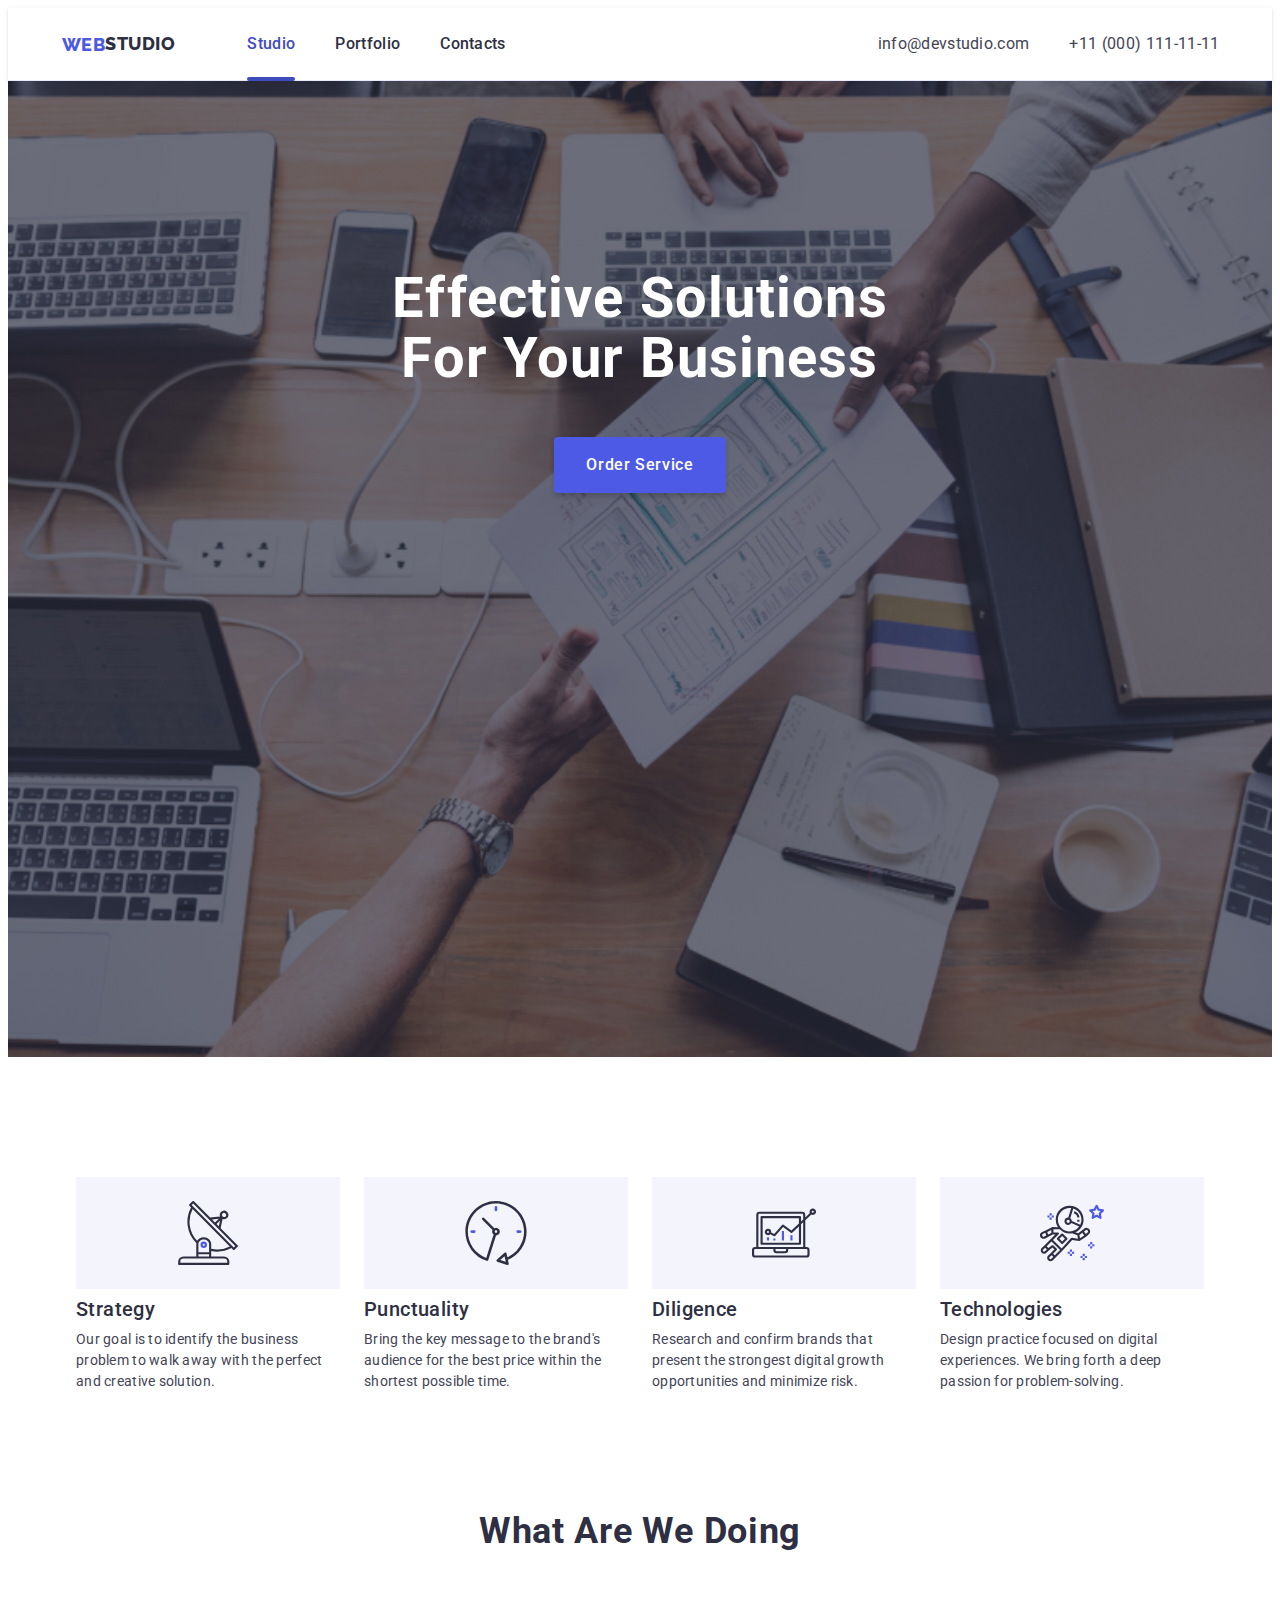
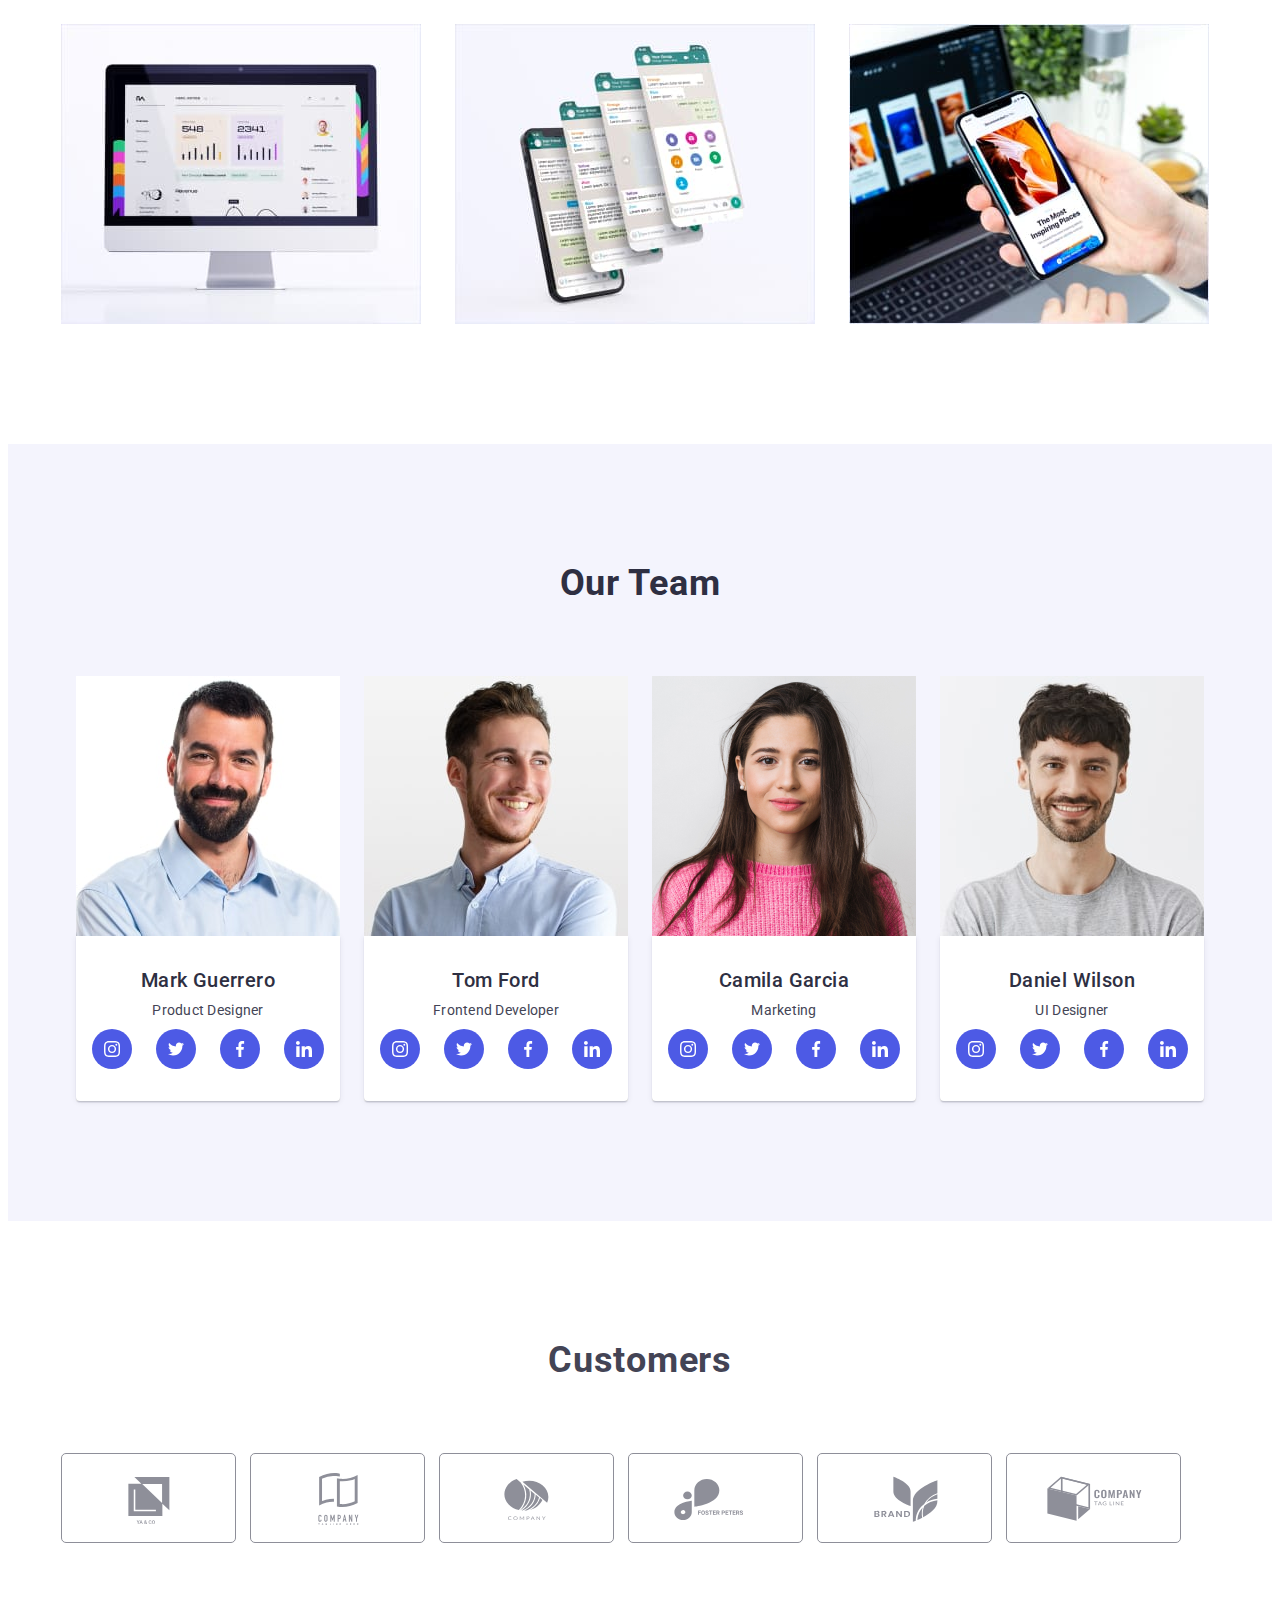
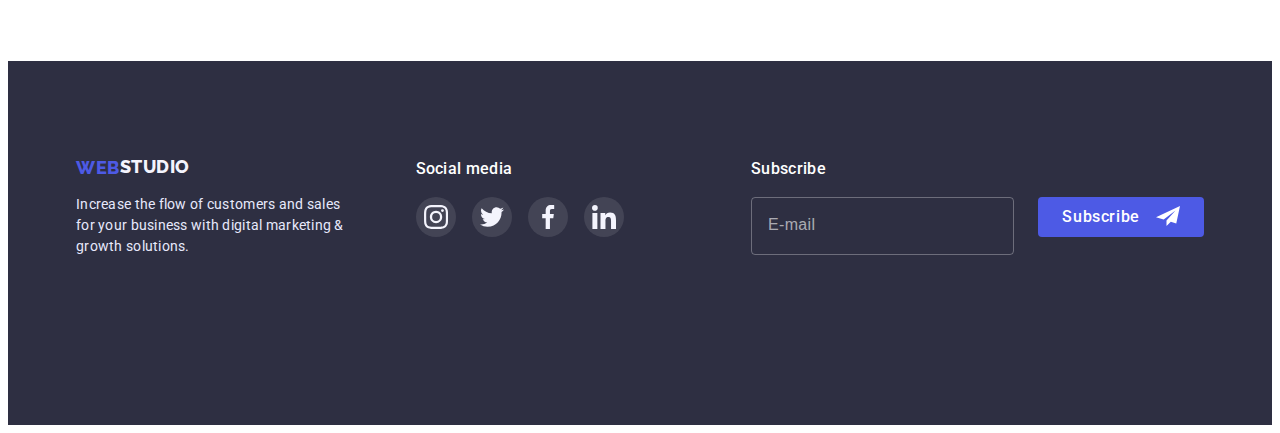
<file: index.html>
<!DOCTYPE html>
<html lang="en">
<head>
    <meta charset="UTF-8">
    <meta http-equiv="X-UA-Compatible" content="IE=edge">
    <meta name="viewport" content="width=device-width, initial-scale=1.0">
    <title>Document</title>
    <link rel="preconnect" href="https://fonts.googleapis.com">
    <link rel="preconnect" href="https://fonts.gstatic.com" crossorigin>
    <link href="https://fonts.googleapis.com/css2?family=Raleway:wght@800&family=Roboto:wght@400;500;700;900&display=swap" rel="stylesheet">
    <link rel="stylesheet" href="https://cdnjs.cloudflare.com/ajax/libs/modern-normalize/1.1.0/modern-normalize.min.css" integrity="sha512-wpPYUAdjBVSE4KJnH1VR1HeZfpl1ub8YT/NKx4PuQ5NmX2tKuGu6U/JRp5y+Y8XG2tV+wKQpNHVUX03MfMFn9Q==" crossorigin="anonymous" referrerpolicy="no-referrer" />
    <link rel="stylesheet" href="./css/styles.css">
</head>
<body>
    <header class="header ">
        <div class="container header-container">
            <nav class="header-navigation">
                <a href="./index.html" class="logotype link logo"> Web <span class="studio">Studio</span></a>
                <ul class="menu-header-list list">
                    <li class="menu-header-item"> <a href="./index.html" class="menu-header-link link current">Studio</a></li>
                    <li class="menu-header-item"> <a href="./portfolio.html" class="menu-header-link link">Portfolio</a></li>
                    <li class="menu-header-item"> <a href="" class="menu-header-link link">Contacts</a></li>
                </ul>
            </nav>
            <!-- Address -->
                <address class="contact">
                        <ul class="header-menu list">
                            <li class="contacts">
                                <a href="mailto:info@devstudio.com" class="contact-email link">info@devstudio.com</a>
                            </li>
                            <li class="contacts">
                                <a href="tel:+110001111111" class="contact-pfone link">+11 (000) 111-11-11</a>
                            </li>
                        </ul>
                </address>
            <button type="button" class="modal-button" data-menu-open>
                <svg class="svg-modal" width="32" height="22">
                    <use href="./images/icons.svg#icon-hamburger"></use>
                </svg>
            </button>
        </div>
        <div class="mobal-menu is-hidden" data-menu>
            <div class="container container-mob">
                <div>
                    <button type="button" class="modal-but-menu" data-menu-close>
                        <svg class="svg-modal" width="8" height="8">
                            <use href="./images/icons.svg#icon-close-black-18dp"></use>
                        </svg>
                    </button>
                    <nav>
                        <ul class="mobil-header-list list">
                            <li class="mobil-header-item link"> <a href="./index.html" class="mobil-header-link link ">Studio</a></li>
                            <li class="mobil-header-item link"> <a href="./portfolio.html" class="mobil-header-link link">Portfolio</a></li>
                            <li class="mobil-header-item link"> <a href="" class="mobil-header-link cont-style link">Contacts</a></li>
                        </ul>
                    </nav>
                </div>
                <div>
                    <ul class="mob-header-menu list">
                        <li class="mob-contacts">
                            <a href="tel:+110001111111" class="mob-contact-pfone link">+11 (000) 111-11-11</a>
                        </li>
                        <li class="mob-contacts">
                            <a href="mailto:info@devstudio.com" class="mob-contact-email link">info@devstudio.com</a>
                        </li>
                    </ul>
                    <ul class="mob-soc-list list">
                        <li class="mob-soc-item link"><a class="mob-soc-link" href="">
                            <svg class="mob-soc-icon" width="24" height="24">
                                <use href="./images/icons.svg#icon-instagram"></use>
                            </svg>
                        </a>
                        </li>
                        <li class="mob-soc-item link"><a class="mob-soc-link" href="">
                            <svg class="mob-soc-icon" width="24" height="24">
                                <use href="./images/icons.svg#icon-twitter"></use>
                            </svg>
                        </a>
                        </li>
                        <li class="mob-soc-item link"><a class="mob-soc-link" href="">
                            <svg class="mob-soc-icon" width="24" height="24">
                                <use href="./images/icons.svg#icon-facebook"></use>
                            </svg>
                        </a>
                        </li>
                        <li class="mob-soc-item link"><a class="mob-soc-link" href="">
                            <svg class="mob-soc-icon" width="24" height="24">
                                <use href="./images/icons.svg#icon-linkedin"></use>
                            </svg>
                        </a>
                        </li>
                    </ul>
                </div>
            </div >
        </div>
        
    </header>
    <main>
        <section class="hero">
            <div class="hero-containet container">
                <h1 class="hero-title">Effective Solutions for Your Business</h1>
                <button class="type-button btn-body" data-modal-open type="button" >Order Service</button>
            </div>
        </section>
        <section class="section-feature">
            <div class="container">
                <h2 class="visually-hidden">Our Features</h2>
                <ul class="feature-list list">
                    <li class="feature-item">
                        <p class="feature-icon">
                            <svg width="64" height="64">
                                <use href="./images/icons.svg#icon-antenna"></use>
                            </svg>
                        </p>
                        <h3 class="feature-subtitle title">Strategy</h3>
                        <p class="feature-text text">Our goal is to identify the business
                            problem to walk away with the perfect and creative solution. </p>
                    </li>
                    <li class="feature-item">
                        <p class="feature-icon"><svg width="64" height="64">
                            <use href="./images/icons.svg#icon-clock"></use>
                        </svg></p>
                        <h3 class="feature-subtitle">Punctuality</h3>
                        <p class="feature-text text">Bring the key message to the brand's audience for the best price within the shortest possible time.</p>
                    </li>
                    <li class="feature-item">
                        <p class="feature-icon"><svg width="64" height="64">
                            <use href="./images/icons.svg#icon-diagram"></use>
                        </svg></p>
                        <h3 class="feature-subtitle">Diligence</h3>
                        <p class="feature-text text">Research and confirm brands that present the strongest digital growth opportunities and minimize risk.</p>
                    </li>
                    <li class="feature-item">
                        <p class="feature-icon"><svg width="64" height="64">
                            <use href="./images/icons.svg#icon-astronaut"></use>
                        </svg></p>
                        <h3 class="feature-subtitle">Technologies</h3>
                        <p class="feature-text text">Design practice focused on digital experiences. We bring forth a deep passion for problem-solving.</p>
                    </li>
                </ul>
            </div>
        </section>
        <section class="section-pic">
            <div class="container">
                <h2 class="pic-suptitle">What are we doing</h2>
                <ul class="pic-list list">
                    <li class="pic-item"><img src="./images/img.jpg" alt="img" width="360" height="300"></li>
                    <li class="pic-item"><img src="./images/img1.jpg" alt="img(1)" width="360" height="300"></li>
                    <li class="pic-item"><img src="./images/img2.jpg" alt="img(2)" width="360" height="300"></li>
                </ul>
            </div>
        </section>
        <section class="section team">
            <div class="container">
                <h2 class="team-title">Our Team</h2>
                <ul class="team-list list">
                    <li class="team-item"> <img srcset="./images/team/mark-desktop-min.jpg 1x, ./images/team/mark-desktop@2x-min.jpg 2x" src="./images/team/mark-desktop-min.jpg"  alt="Team" width="264" height="260">
                        <div class="team-div">
                            <h3 class="team-subtitle title">Mark Guerrero</h3>
                            <p class="team-text text">Product Designer</p>
                            <ul class="team-soc-list list">
                                <li class="team-soc-item link"><a class="team-soc-link" href="">
                                    <svg class="soc-icon" width="16" height="16">
                                        <use href="./images/icons.svg#icon-instagram"></use>
                                    </svg>
                                </a>
                                </li>
                                <li class="team-soc-item link"><a class="team-soc-link" href="">
                                    <svg class="soc-icon" width="16" height="16">
                                        <use href="./images/icons.svg#icon-twitter"></use>
                                    </svg>
                                </a>
                                </li>
                                <li class="team-soc-item link"><a class="team-soc-link" href="">
                                    <svg class="soc-icon" width="16" height="16">
                                        <use href="./images/icons.svg#icon-facebook"></use>
                                    </svg>
                                </a>
                                </li>
                                <li class="team-soc-item link"><a class="team-soc-link" href="">
                                    <svg class="soc-icon" width="16" height="16">
                                        <use href="./images/icons.svg#icon-linkedin"></use>
                                    </svg>
                                </a>
                                </li>
                            </ul>
                        </div>
                    </li>
                    <li class="team-item"> <img srcset="./images/team/tom-desktop-min.jpg 1x, ./images/team/tom-desktop@2x-min.jpg 2x" src="./images/team/tom-desktop-min.jpg" alt="Team" width="264" height="260">
                        <div class="team-div">
                        <h3 class="team-subtitle title">Tom Ford</h3>
                        <p class="team-text text">Frontend Developer</p>
                        <ul class="team-soc-list list">
                            <li class="team-soc-item link"><a class="team-soc-link" href="">
                                <svg  class="soc-icon" width="16" height="16">
                                    <use href="./images/icons.svg#icon-instagram"></use>
                                </svg>
                            </a>
                            </li>
                            <li class="team-soc-item link"><a class="team-soc-link" href="">
                                <svg  class="soc-icon" width="16" height="16">
                                    <use href="./images/icons.svg#icon-twitter"></use>
                                </svg>
                            </a>
                            </li>
                            <li class="team-soc-item link"><a class="team-soc-link" href="">
                                <svg  class="soc-icon" width="16" height="16">
                                    <use href="./images/icons.svg#icon-facebook"></use>
                                </svg>
                            </a>
                            </li>
                            <li class="team-soc-item link"><a class="team-soc-link" href="">
                                <svg  class="soc-icon" width="16" height="16">
                                    <use href="./images/icons.svg#icon-linkedin"></use>
                                </svg>
                            </a>
                            </li>
                        </ul>
                    </div>
                    </li>
                    <li class="team-item"> <img srcset="./images/team/camila-desktop.jpg 1x, ./images/team/camila-desktop@2x.jpg 2x" src="./images/team/camila-desktop.jpg" alt="Team" width="264" height="260">
                        <div class="team-div">
                        <h3 class="team-subtitle title">Camila Garcia</h3>
                        <p class="team-text text">Marketing</p>
                        <ul class="team-soc-list list">
                            <li class="team-soc-item link"><a class="team-soc-link" href="">
                                <svg class="soc-icon" width="16" height="16">
                                    <use href="./images/icons.svg#icon-instagram"></use>
                                </svg>
                            </a>
                            </li>
                            <li class="team-soc-item link"><a class="team-soc-link" href="">
                                <svg class="soc-icon" width="16" height="16">
                                    <use href="./images/icons.svg#icon-twitter"></use>
                                </svg>
                            </a>
                            </li>
                            <li class="team-soc-item link"><a class="team-soc-link" href="">
                                <svg class="soc-icon" width="16" height="16">
                                    <use href="./images/icons.svg#icon-facebook"></use>
                                </svg>
                            </a>
                            </li>
                            <li class="team-soc-item link"><a class="team-soc-link" href="">
                                <svg class="soc-icon" width="16" height="16">
                                    <use href="./images/icons.svg#icon-linkedin"></use>
                                </svg>
                            </a>
                            </li>
                        </ul>
                    </div>
                    </li>
                    <li class="team-item"> <img srcset="./images/team/daniel-desktop-min.jpg 1x, ./images/team/daniel-desktop.@2x-min.jpg 2x" src="./images/team/daniel-desktop-min.jpg" alt="Team" width="264" height="260">
                        <div class="team-div">
                        <h3 class="team-subtitle title">Daniel Wilson</h3>
                        <p class="team-text text">UI Designer</p>
                        <ul class="team-soc-list list">
                            <li class="team-soc-item link"><a class="team-soc-link" href="">
                                <svg class="soc-icon" width="16" height="16">
                                    <use href="./images/icons.svg#icon-instagram"></use>
                                </svg>
                            </a>
                            </li>
                            <li class="team-soc-item link"><a class="team-soc-link" href="">
                                <svg  class="soc-icon" width="16" height="16">
                                    <use href="./images/icons.svg#icon-twitter"></use>
                                </svg>
                            </a>
                            </li>
                            <li class="team-soc-item link"><a class="team-soc-link" href="">
                                <svg class="soc-icon"  width="16" height="16">
                                    <use href="./images/icons.svg#icon-facebook"></use>
                                </svg>
                            </a>
                            </li>
                            <li class="team-soc-item link"><a class="team-soc-link" href="">
                                <svg  class="soc-icon" width="16" height="16">
                                    <use href="./images/icons.svg#icon-linkedin"></use>
                                </svg>
                            </a>
                            </li>
                        </ul>
                    </div>
                    </li>
                </ul>
            </div>
        </section>

        <section class="сustomers">
            <div class="container">
                <div class="container-wrap">
                    <h2 class="customers-suptitle">Customers</h2>
                    <ul class="customers-list list">
                        <li class="customers-item link"><a href="" class="customers-link">
                            <svg class="icon" width="104" height="56">
                                <use href="./images/icons.svg#icon-c-yu"></use>
                            </svg>
                        </a></li>
                        <li class="customers-item link"><a href="" class="customers-link">
                            <svg class="icon" width="104" height="56">
                                <use href="./images/icons.svg#icon-c-com"></use>
                            </svg>
                        </a></li>
                        <li class="customers-item link"><a href="" class="customers-link">
                            <svg class="icon" width="104" height="56">
                                <use href="./images/icons.svg#icon-c-compa"></use>
                            </svg>
                        </a></li>
                        <li class="customers-item link"><a href="" class="customers-link">
                            <svg class="icon" width="104" height="56">
                                <use href="./images/icons.svg#icon-c-fos"></use>
                            </svg>
                        </a></li>
                        <li class="customers-item link"><a href="" class="customers-link">
                            <svg class="icon" width="104" height="56">
                                <use href="./images/icons.svg#icon-c-brand"></use>
                            </svg>
                        </a></li>
                        <li class="customers-item link"><a href="" class="customers-link">
                            <svg class="icon" width="104" height="56">
                                <use href="./images/icons.svg#icon-c-company"></use>
                            </svg>
                        </a></li>
                    </ul>
                </di >
            </div>
        </section>
    </main>
    <!-- Footer -->

    <footer class="footer ">
        <div class="container">
           <div class="footer-container" >
                <div class="logo-text-foter">
                    <a href="./index.html" class="logotype link logo footer-logo"> Web <span class="studio-footer">Studio</span></a>
                    <p class="footer-text text">
                        Increase the flow of customers and sales for your business with digital marketing & growth solutions.
                    </p>
                </div>
                <div class="footer-div">
                    <h2 class="footer-suptitle">Social media</h2>
                    <ul class="footer-list list">
                        <li class="footer-item">
                            <a href="" class="footer-link">
                                <svg class="footer-icon" width="24" height="24">
                                    <use href="./images/icons.svg#icon-instagram"></use>
                                </svg>
                            </a>
                        </li>
                        <li class="footer-item">
                            <a href="" class="footer-link">
                                <svg class="footer-icon" width="24" height="24">
                                    <use href="./images/icons.svg#icon-twitter"></use>
                                </svg>
                            </a>
                        </li>
                        <li class="footer-item">
                            <a href="" class="footer-link">
                                <svg class="footer-icon" width="24" height="24">
                                    <use href="./images/icons.svg#icon-facebook"></use>
                                </svg>
                            </a>
                        </li>
                        <li class="footer-item">
                            <a href="" class="footer-link">
                                <svg class="footer-icon" width="24" height="24">
                                    <use href="./images/icons.svg#icon-linkedin"></use>
                                </svg>
                            </a>
                        </li>
                    </ul>
                    </div>  
                    <div class="footer-form">
                        <h2 class="footer-subtitle">Subscribe</h2>
                        <form action="#" class="footer-forms">
                            <div class="footer-item">
                                <input type="email" name="subscribe_email" class="footer-input " placeholder="E-mail" required>
                                <button type="submit" class="footer-btn">Subscribe <span class="span-icon">
                                    <svg class="form-icons" width="24" height="24">
                                        <use href="./images/icons.svg#icon-Frame-3"></use>
                                    </svg>
                                </span>
                            </button>
                        </div>
                        </form>
                    </div>
           </div >
        </div>
    </footer> 

    <div class="backdrop is-hidden" data-modal >
        <div class="modal">
            <button type="button" data-modal-close class="modal-close">
                <svg class="svg-modal" width="8" height="8">
                    <use href="./images/icons.svg#icon-close-black-18dp"></use>
                </svg>
            </button>
            <p class="modal-title">Leave your contacts and we will call you back</p>
            <form action="#" class="modal-form">
                <div class="modal-div">
                    <label for="name" class="modal-label">Name</label>
                    <div class="modal-wrap">
                        <input type="text" name="name" id="name" class="modal-input " required >
                        <svg class="modal-icon" width="18" height="18">
                            <use href="./images/icons.svg#icon-name"></use>
                        </svg>
                    </div>
                </div>
                <div class="modal-div">
                    <label for="pfone" class="modal-label">Phone</label>
                    <div class="modal-wrap">
                        <input type="tel" name="pfone" id="pfone" class="modal-input " required >
                        <svg class="modal-icon" width="18" height="24">
                            <use href="./images/icons.svg#icon-phone"></use>
                        </svg>
                    </div>
                </div>
                <div class="modal-div">
                    <label for="email" class="modal-label">Email</label>
                    <div class="modal-wrap">
                        <input type="email" name="email" id="email" class="modal-input" required >
                        <svg class="modal-icon" width="18" height="24">
                            <use href="./images/icons.svg#icon-email"></use>
                        </svg>
                    </div>
                </div>
                <div class="modal-div">
                    <label for="comment" class="modal-label">Comment</label>
                    <div class="modal-wrap">
                        <textarea name="comment" id="comment"  placeholder="Text input" class="modal-comment"></textarea>
                    </div>
                </div>
                <div class="modal-checkbox">
                    <input type="checkbox" id="check" name="check" value="true" class="modal-check visually-hidden" required>
                    <label for="check" class="check-text"> 
                        <span>
                        <svg class="check-icon" width="10" height="8">
                            <use href="./images/icons.svg#icon-click"></use>
                        </svg> 
                    </span> I accept the terms and conditions of the <a class="check-link" href="">Privacy Policy</a></label>
                </div>
                <button type="submit" class="btn-modal">Send</button>
                
            </form>
        </div>
    </div>
    <script src="./js/modal.js"></script>
    <script src="./js/mobile-menu.js"></script>
</body>
</html>
</file>
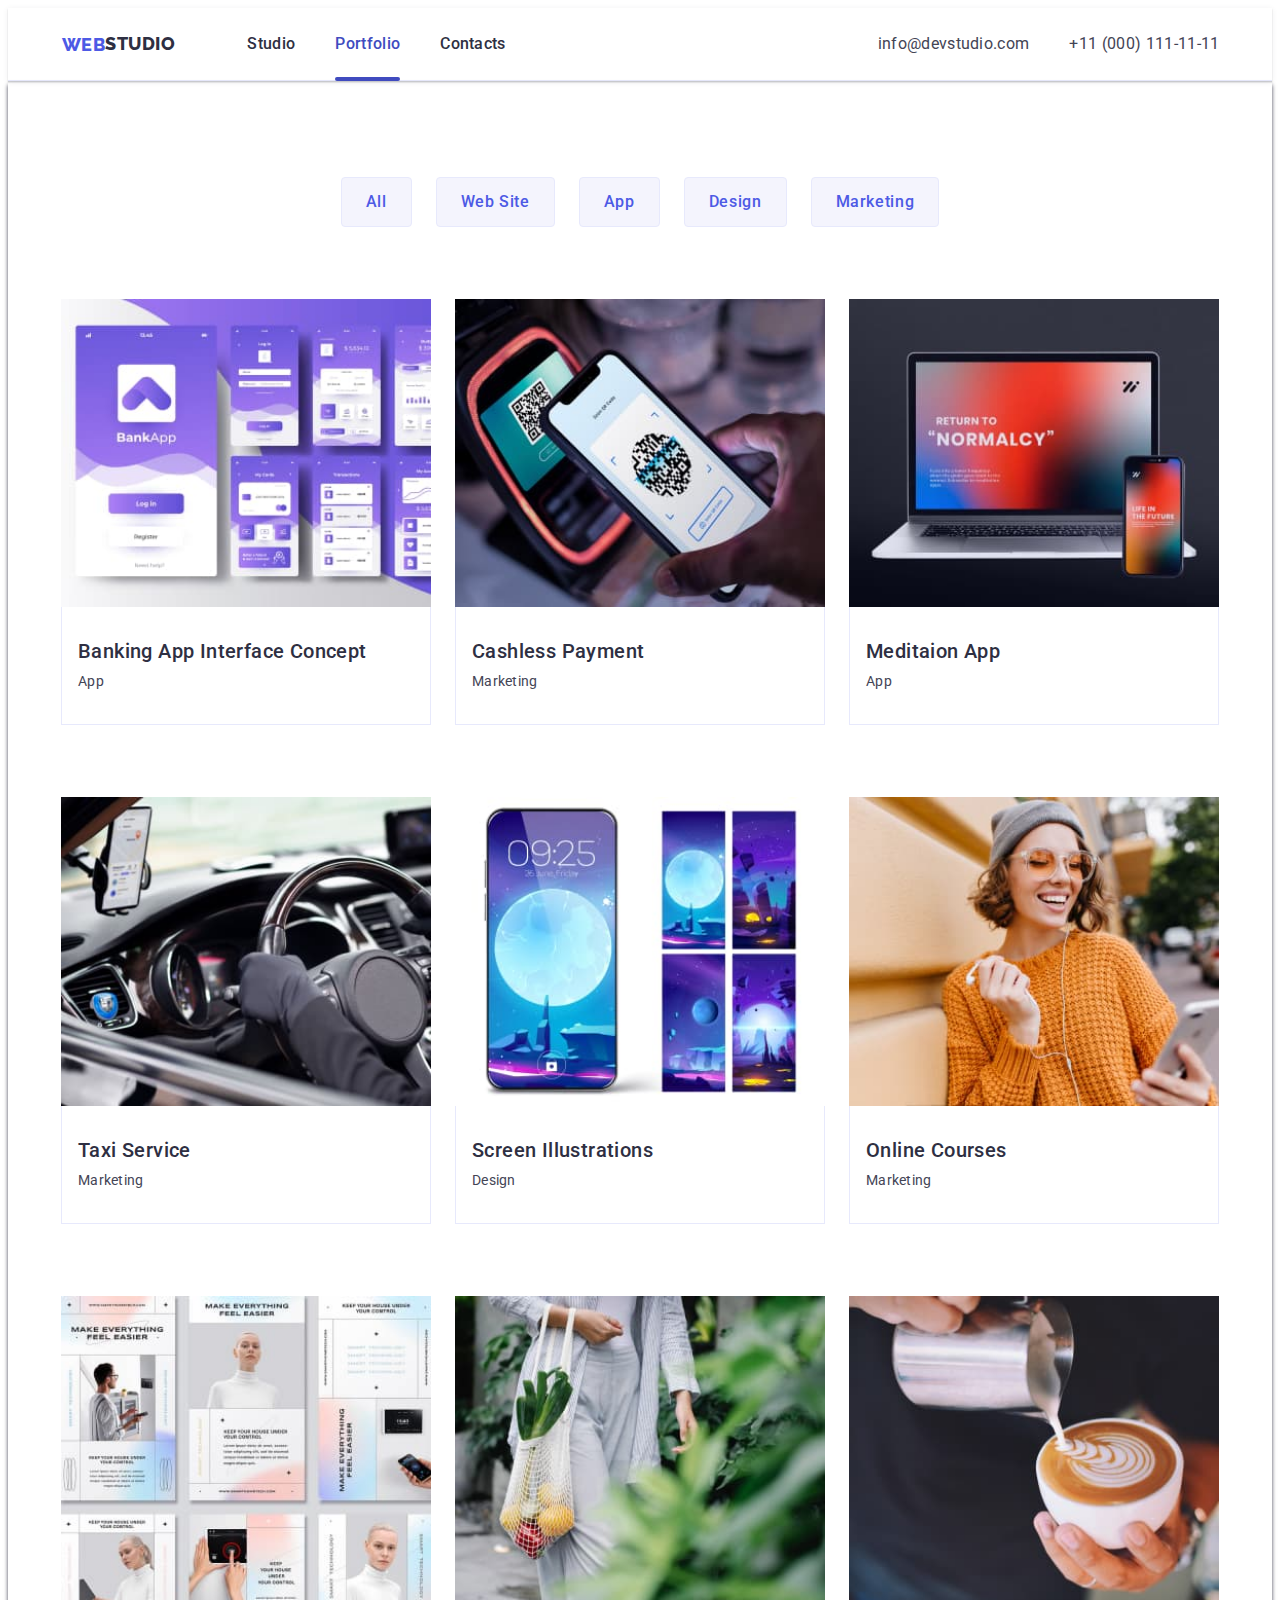
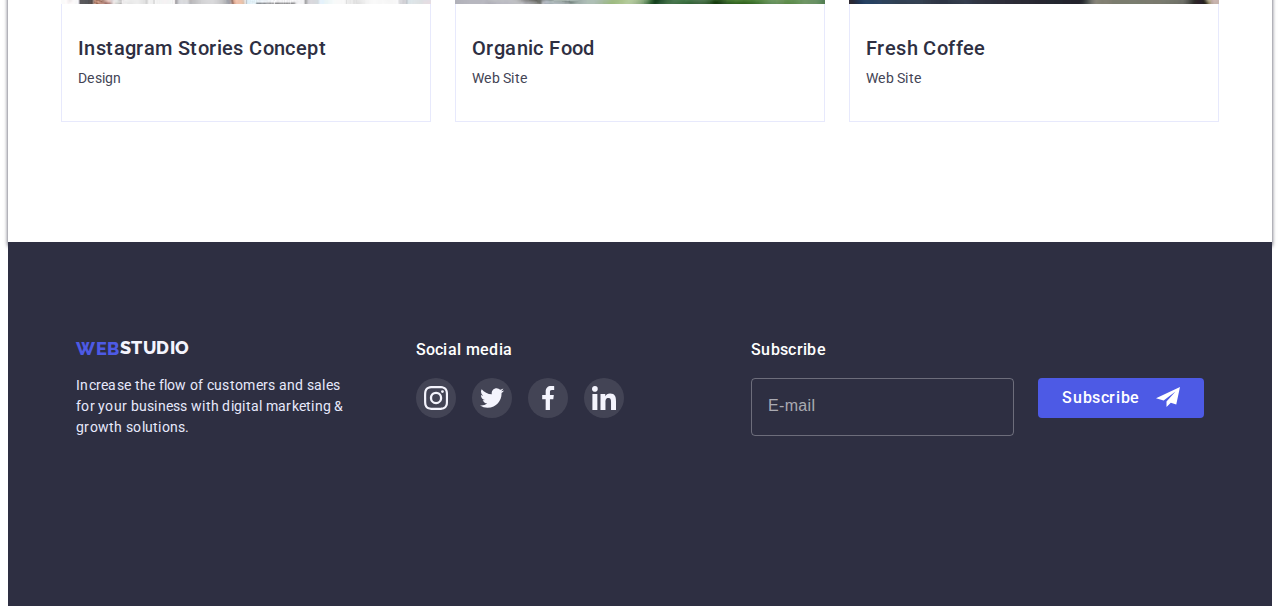
<file: portfolio.html>
<!DOCTYPE html>
<html lang="en">
<head>
    <meta charset="UTF-8">
    <meta http-equiv="X-UA-Compatible" content="IE=edge">
    <meta name="viewport" content="width=device-width, initial-scale=1.0">
    <title>Document</title>
    <link rel="preconnect" href="https://fonts.googleapis.com">
    <link rel="preconnect" href="https://fonts.gstatic.com" crossorigin>
    <link href="https://fonts.googleapis.com/css2?family=Raleway:wght@800&family=Roboto:wght@400;500;700;900&display=swap" rel="stylesheet">
    <link rel="stylesheet" href="https://cdnjs.cloudflare.com/ajax/libs/modern-normalize/1.1.0/modern-normalize.min.css" integrity="sha512-wpPYUAdjBVSE4KJnH1VR1HeZfpl1ub8YT/NKx4PuQ5NmX2tKuGu6U/JRp5y+Y8XG2tV+wKQpNHVUX03MfMFn9Q==" crossorigin="anonymous" referrerpolicy="no-referrer" />
    <link rel="stylesheet" href="./css/styles.css" />
</head>
<body>
<!--Header -->
<header class="header ">
    <div class="container header-container">
        <nav class="header-navigation">
            <a href="./index.html" class="logotype link logo"> Web <span class="studio">Studio</span></a>
            <ul class="menu-header-list list">
                <li class="menu-header-item"> <a href="./index.html" class="menu-header-link link">Studio</a></li>
                <li class="menu-header-item"> <a href="./portfolio.html" class="menu-header-link link current">Portfolio</a></li>
                <li class="menu-header-item"> <a href="" class="menu-header-link link">Contacts</a></li>
            </ul>
        </nav>
        <!-- Address -->
            <address class="contact">
                    <ul class="header-menu list">
                        <li class="contacts">
                            <a href="mailto:info@devstudio.com" class="contact-email link">info@devstudio.com</a>
                        </li>
                        <li class="contacts">
                            <a href="tel:+110001111111" class="contact-pfone link">+11 (000) 111-11-11</a>
                        </li>
                    </ul>
            </address>
        <button type="button" class="modal-button" data-menu-open>
            <svg class="svg-modal" width="32" height="22">
                <use href="./images/icons.svg#icon-hamburger"></use>
            </svg>
        </button>
    </div>
    <div class="mobal-menu is-hidden" data-menu>
        <div class="container container-mob">
            <div>
                <button type="button" class="modal-but-menu" data-menu-close>
                    <svg class="svg-modal" width="8" height="8">
                        <use href="./images/icons.svg#icon-close-black-18dp"></use>
                    </svg>
                </button>
                <nav>
                    <ul class="mobil-header-list list">
                        <li class="mobil-header-item link"> <a href="./index.html" class="mobil-header-link link ">Studio</a></li>
                        <li class="mobil-header-item link"> <a href="./portfolio.html" class="mobil-header-link link">Portfolio</a></li>
                        <li class="mobil-header-item link"> <a href="" class="mobil-header-link cont-style link">Contacts</a></li>
                    </ul>
                </nav>
            </div>
            <div>
                <ul class="mob-header-menu list">
                    <li class="mob-contacts">
                        <a href="tel:+110001111111" class="mob-contact-pfone link">+11 (000) 111-11-11</a>
                    </li>
                    <li class="mob-contacts">
                        <a href="mailto:info@devstudio.com" class="mob-contact-email link">info@devstudio.com</a>
                    </li>
                </ul>
                <ul class="mob-soc-list list">
                    <li class="mob-soc-item link"><a class="mob-soc-link" href="">
                        <svg class="mob-soc-icon" width="24" height="24">
                            <use href="./images/icons.svg#icon-instagram"></use>
                        </svg>
                    </a>
                    </li>
                    <li class="mob-soc-item link"><a class="mob-soc-link" href="">
                        <svg class="mob-soc-icon" width="24" height="24">
                            <use href="./images/icons.svg#icon-twitter"></use>
                        </svg>
                    </a>
                    </li>
                    <li class="mob-soc-item link"><a class="mob-soc-link" href="">
                        <svg class="mob-soc-icon" width="24" height="24">
                            <use href="./images/icons.svg#icon-facebook"></use>
                        </svg>
                    </a>
                    </li>
                    <li class="mob-soc-item link"><a class="mob-soc-link" href="">
                        <svg class="mob-soc-icon" width="24" height="24">
                            <use href="./images/icons.svg#icon-linkedin"></use>
                        </svg>
                    </a>
                    </li>
                </ul>
            </div>
        </div >
    </div>
    
</header>
<main>
    <section class="portfolio-flex">
        <div class="container">
            <h1 class="visually-hidden ">Portfolio</h1>
            <ul class="portfolio-button list">
                <li><button type="button" class="btn btn-body">All</button></li>
                <li><button type="button" class="btn btn-body">Web Site</button></li>
                <li><button type="button" class="btn btn-body">App</button></li>
                <li><button type="button" class="btn btn-body">Design</button></li>
                <li><button type="button" class="btn btn-body">Marketing</button></li>
            </ul>
            <ul class="portfolio-pic list">
                <li class="pic-item"><a href="" class="portfolio-link link">
                    <div class="portfolio-overlay">
                        <img class="picture" src="images/work1.jpg" alt="img" width="360" height="300">
                        <p class="overlay">14 Stylish and User-Friendly App Design Concepts · Task Manager App · Calorie Tracker App · Exotic Fruit Ecommerce App · Cloud Storage App</p>
                    </div>
                    <div class="portfolio-div">
                        <h2 class="portfolio-subtitle title">Banking App Interface Concept</h2>
                        <p class="portfolio-text text">App</p>
                    </div></a>
                </li>
                <li class="pic-item"><a href="" class="portfolio-link link"><div class="portfolio-overlay">
                        <img class="picture" src="images/work2.jpg" alt="img" width="360" height="300" >
                        <p class="overlay">14 Stylish and User-Friendly App Design Concepts · Task Manager App · Calorie Tracker App · Exotic Fruit Ecommerce App · Cloud Storage App</p>
                    </div>
                    <div class="portfolio-div">
                        <h2 class="portfolio-subtitle title">Cashless Payment</h2>
                        <p class="portfolio-text text">Marketing</p>
                    </div></a>
                </li>
                <li class="pic-item"><a href="" class="portfolio-link link"><div class="portfolio-overlay">
                        <img class="picture" src="images/work3.jpg" alt="img" width="360" height="300" >
                        <p class="overlay">14 Stylish and User-Friendly App Design Concepts · Task Manager App · Calorie Tracker App · Exotic Fruit Ecommerce App · Cloud Storage App</p>
                    </div>
                    <div class="portfolio-div">
                        <h2 class="portfolio-subtitle title">Meditaion App</h2>
                        <p class="portfolio-text text">App</p>
                    </div></a>
                </li>
                <li class="pic-item"><a href="" class="portfolio-link link"><div class="portfolio-overlay">
                    <img class="picture" src="images/work4.jpg" alt="img" width="360" height="300" >
                        <p class="overlay">14 Stylish and User-Friendly App Design Concepts · Task Manager App · Calorie Tracker App · Exotic Fruit Ecommerce App · Cloud Storage App</p>
                    </div>
                    <div class="portfolio-div">
                        <h2 class="portfolio-subtitle title">Taxi Service</h2>
                        <p class="portfolio-text text">Marketing</p>
                    </div></a>
                </li>
                <li class="pic-item"><a href="" class="portfolio-link link"><div class="portfolio-overlay">
                    <img class="picture" src="images/work5.jpg" alt="img" width="360" height="300" >
                        <p class="overlay">14 Stylish and User-Friendly App Design Concepts · Task Manager App · Calorie Tracker App · Exotic Fruit Ecommerce App · Cloud Storage App</p>
                    </div>
                    <div class="portfolio-div">
                        <h2 class="portfolio-subtitle title">Screen Illustrations</h2>
                        <p class="portfolio-text text">Design</p>
                    </div></a>
                </li>
                <li class="pic-item"><a href="" class="portfolio-link link"><div class="portfolio-overlay">
                    <img class="picture" src="images/work6.jpg" alt="img" width="360" height="300" >
                        <p class="overlay">14 Stylish and User-Friendly App Design Concepts · Task Manager App · Calorie Tracker App · Exotic Fruit Ecommerce App · Cloud Storage App</p>
                    </div>
                    <div class="portfolio-div">
                        <h2 class="portfolio-subtitle title">Online Courses</h2>
                        <p class="portfolio-text text">Marketing</p>
                    </div></a>
                </li>
                <li class="pic-item"><a href="" class="portfolio-link link"><div class="portfolio-overlay">
                    <img class="picture" src="images/work7.jpg" alt="img" width="360" height="300" >
                        <p class="overlay">14 Stylish and User-Friendly App Design Concepts · Task Manager App · Calorie Tracker App · Exotic Fruit Ecommerce App · Cloud Storage App</p>
                    </div>
                    <div class="portfolio-div">
                        <h2 class="portfolio-subtitle title">Instagram Stories Concept</h2>
                        <p class="portfolio-text text">Design</p>
                    </div></a>
                </li>
                <li class="pic-item"><a href="" class="portfolio-link link"><div class="portfolio-overlay">
                    <img class="picture" src="images/work8.jpg" alt="img" width="360" height="300">
                        <p class="overlay">14 Stylish and User-Friendly App Design Concepts · Task Manager App · Calorie Tracker App · Exotic Fruit Ecommerce App · Cloud Storage App</p>
                    </div>
                    <div class="portfolio-div">
                        <h2 class="portfolio-subtitle title">Organic Food</h2>
                        <p class="portfolio-text text">Web Site</p>
                    </div></a>
                </li>
                <li class="pic-item"><a href="" class="portfolio-link link"><div class="portfolio-overlay">
                    <img class="picture" src="images/work9.jpg" alt="img" width="360" height="300">
                        <p class="overlay">14 Stylish and User-Friendly App Design Concepts · Task Manager App · Calorie Tracker App · Exotic Fruit Ecommerce App · Cloud Storage App</p>
                    </div>
                    <div class="portfolio-div">
                        <h2 class="portfolio-subtitle title">Fresh Coffee</h2>
                        <p class="portfolio-text text">Web Site</p>
                    </div></a>
                </li>
            </ul>
        </div>
</section>
</main>
<!-- Footer -->
<footer class="footer ">
    <div class="container footer-container">
        <div class="portfolio-footer">
            <a href="./index.html" class="logotype link logo footer-logo"> Web <span class="studio-footer">Studio</span></a>
            <p class="footer-text text">
                Increase the flow of customers and sales for your business with digital marketing & growth solutions.
            </p>
        </div>
        <div class="footer-div">
            <h2 class="footer-suptitle">Social media</h2>
            <ul class="footer-list list">
                <li class="footer-item">
                    <a href="" class="footer-link">
                        <svg class="footer-icon" width="24" height="24">
                            <use href="./images/icons.svg#icon-instagram"></use>
                        </svg>
                    </a>
                </li>
                <li class="footer-item">
                    <a href="" class="footer-link">
                        <svg class="footer-icon" width="24" height="24">
                            <use href="./images/icons.svg#icon-twitter"></use>
                        </svg>
                    </a>
                </li>
                <li class="footer-item">
                    <a href="" class="footer-link">
                        <svg class="footer-icon" width="24" height="24">
                            <use href="./images/icons.svg#icon-facebook"></use>
                        </svg>
                    </a>
                </li>
                <li class="footer-item">
                    <a href="" class="footer-link">
                        <svg class="footer-icon" width="24" height="24">
                            <use href="./images/icons.svg#icon-linkedin"></use>
                        </svg>
                    </a>
                </li>
            </ul>
            </div>  
            <div class="footer-form">
                <h2 class="footer-subtitle">Subscribe</h2>
                <form action="#" class="footer-forms">
                    <div class="footer-item">
                        <input type="email" name="form" id="form" class="footer-input " placeholder="E-mail" required>
                        <button type="submit" class="footer-btn">Subscribe <span class="span-icon">
                            <svg class="form-icons" width="24" height="24">
                                <use href="./images/icons.svg#icon-Frame-3"></use>
                            </svg>
                        </span>
                    </button>
                </div>
                </form>
            </div>
    </div>
</footer> 
<script src="./js/modal.js"></script>
<script src="./js/mobile-menu.js"></script>
</body>
</html>
</file>
<file: css/styles.css>
:root {
    --subtitle-color: #2E2F42 ;
    --text-color: #434455;
    --accent-color: #4D5AE5;
    --Pressed-state:#404BBF;
    --background-color:#FFFFFF;
    --font-more: 'Raleway', sans-serif;
    --font-main: 'roboto', sans-serif;
    --gradient: linear-gradient(rgba(46, 47, 66, 0.7),rgba(46, 47, 66, 0.7));
}
body {background-color: var(--background-color);
font-family: var(--font-main);
font-weight: 400;
font-size: 16px;
color: var(--text-color);
}
.container {
    padding-right: 15px;
    padding-left: 15px;
    margin-left: auto;
    margin-right: auto;
}
h1, h2, h3,h4, h5,h6,p{
margin: 0;
}
ul, ol{
margin: 0;
padding-left: 0;
}
button {
    cursor: pointer;
}
img{
    display: block;
    max-width: 100%;
    height: auto;
}

.list{list-style: none;}
.link{text-decoration: none;
}

.btn-body {
font-family: inherit;
font-weight: 500;
font-size: 16px;
line-height: 1.5;
letter-spacing: 0.04em;
}
.text {font-size: 14px;
    line-height: 1.5;
    letter-spacing: 0.02em;
}
.title {
font-weight: 500;
font-size: 20px;
line-height: 1.2;
letter-spacing: 0.02em;
color:var(--subtitle-color);
}
.logo{
    font-family: var(--font-more);
    font-style: normal;
    font-weight: 800;
    font-size: 18px;
    display: flex;
    align-items: center;
    letter-spacing: 0.03em;
    text-transform: uppercase;
    
}
/* ---------------------------------HEDER------------------------------------------ */
.header {
    margin-left: auto;
    margin-right: auto;
    border-bottom: 1px solid #E7E9FC;
box-shadow: 0px 2px 1px rgba(46, 47, 66, 0.08), 0px 1px 1px rgba(46, 47, 66, 0.16), 0px 1px 6px rgba(46, 47, 66, 0.08);
}
.header-container{
    display: flex;
    align-items: center;
    justify-content: space-between;
    padding-top: 24px;
    padding-left: 16px;
    padding-bottom: 24px;
}
.header-menu {
    display: flex;
    align-items: center;
}
.header-navigation {
    display: flex;
    align-items: center;
}
.logotype {
color: var(--accent-color);
}
.studio{
    line-height: 1.33;
    color: var(--subtitle-color);
}
.menu-header-list {
    display: none;
}
.contact {
display: none;
} 
.container-mob{
    padding: 40px 25px 40px 25px;
}
.svg-modal{
    stroke: #2E2F42;
}
.modal-button{
    background-color: transparent;
    border: none;
}

.mobal-menu {
    position: fixed;
    top: 0;
    z-index: 1;
    width: 100%;
    height: 100vh;
    background-color: #FFFFFF;
}

.mobal-menu>.container-mob{
    height: 100%;
    display: flex;
    flex-direction: column;
    justify-content: space-between;
}

.modal-but-menu {
    display: block;
    margin-left: auto;
    width: 24px;
    height: 24px;
    border-radius: 50%;
    border: 1px solid rgba(0, 0, 0, 0.1);
    background-color: #E7E9FC;
}
.mobil-header-list {
    padding-bottom: 40px;   
}

.mobil-header-item:not(:last-child){
    margin-bottom: 40px;
} 
.mobil-header-link {
    font-weight: 700;
    font-size: 36px;
    line-height: 1.11;
    letter-spacing: 0.02em;
    text-transform: capitalize;
    color: #2E2F42;
}

.mob-header-menu {
    margin-bottom: 48px;
}
.mob-contacts:not(:last-child) {
    margin-bottom: 40px;
}

.mob-contact-pfone {
    font-family: 'Roboto';
    font-style: normal;
    font-weight: 600;
    font-size: 26px;
    line-height: 1.11;
    text-transform: capitalize;
    color: #4D5AE5;
}

.mob-contact-email {
    font-weight: 500;
font-size: 20px;
line-height: 1.20;
letter-spacing: 0.02em;
color: #434455;
}
.cont-style{
    color: #404BBF;
}
.mob-soc-list {
    display: flex;
    justify-content:space-between;
}
.mob-soc-link {
    width: 40px;
    height: 40px;
    border-radius: 50%;
    background-color: #4D5AE5;
    display: flex;
    justify-content: center;
    align-items: center;
}
.mob-soc-icon {
    fill: #F4F4FD;
}
/* ---------------------------------------HERO--------------------------------------- */
.hero {
    background: var(--subtitle-color);
    background-image:var(--gradient) , url(../images/fons/mobil.jpg);
    background-repeat: no-repeat;
    background-position: center;
    background-size:cover;
    width: 100%;
    margin-left: auto;
    margin-right: auto;
    padding-top: 112px;
    padding-bottom: 112px; 
}
.hero-title {
max-width: 288px;
margin-left: auto;
margin-right: auto;
font-weight: 700;
font-size: 32px;
line-height: 1.11;
text-align: center;
letter-spacing: 0.02em;
text-transform: capitalize;
color: var(--background-color);
margin-bottom: 72px;
}
.type-button {
display: flex;
align-items: center;
color: var(--background-color);
background: var(--accent-color);
flex-direction: row;
padding: 16px 32px 16px 32px;
text-align: center;
max-width: 199px;
min-height: 56px;
margin-right: auto;
margin-left: auto;
border: 0;
box-shadow: 0px 4px 4px rgba(0, 0, 0, 0.15);
border-radius: 4px;
transition: background-color 250ms  cubic-bezier(0.4, 0, 0.2, 1);
}


.type-button:hover,
.type-button:focus {
background: var(--Pressed-state);
}
/* ------------------------------Feature------------------------------------- */


.section-feature{
    padding-top: 96px;
    padding-bottom: 96px;
}
.visually-hidden {
position: absolute;
white-space: nowrap;
width: 1px;
height: 1px;
overflow: hidden;
border: 0;
padding: 0;
clip: rect(0 0 0 0);
clip-path: inset(50%);
margin: -1px;
}
.feature-list {
display: flex;
flex-wrap: wrap;
margin-left: auto;
margin-right: auto;
width:288px;  
gap: 72px;
}

.feature-icon{
display: none;
}

.feature-subtitle{
    font-weight: 700;
font-size: 34px;
line-height: 1.11;
text-align: center;
letter-spacing: 0.02em;
text-transform: capitalize;
color: #2E2F42;
margin-bottom: 8px;
}
.feature-text {
    color: var(--text-color);
    }
/* ----------------------------------------PIC------------------------------------------------ */
.section-pic {
    display: none;
}
/* ------------------------------------------TEAM--------------------------------------------- */
.team {
    padding-top: 96px;
background: #F4F4FD;
padding-bottom: 96px;
}
.team-title {
font-weight: 700;
font-size: 36px;
line-height: 1.11;
text-align: center;
letter-spacing: 0.02em;
text-transform: capitalize;
color: #2E2F42;
margin-bottom: 72px;
}
.team-list {
    width: 260px;
    margin-left: auto;
    margin-right: auto;
    display: flex;
    flex-direction: column;
    gap: 72px;
} 

.team-item{
    background-color: var(--background-color);
}
.team-div{
    padding-bottom: 32px;
    padding-top: 32px;
    padding-left: 16px;
    padding-right: 16px;
    box-shadow: 0px 1px 6px rgba(46, 47, 66, 0.08), 0px 1px 1px rgba(46, 47, 66, 0.16), 0px 2px 1px rgba(46, 47, 66, 0.08);
border-radius: 0px 0px 4px 4px;
}

.team-subtitle {
text-align: center;
margin-bottom: 8px;
}
.team-text {
text-align: center;
color: var(--text-color);
margin-bottom: 8px;
}

.team-soc-list {
    display: flex;
    justify-content: center;
    gap: 24px;
    
}
.soc-icon{
    fill: #FFFFFF;
}
.team-soc-item {
    width: 40px;
    height: 40px;
}

.team-soc-link {
    width: 100%;
    height: 100%;
    background-color: var(--accent-color);
    display: flex;
    align-items: center;
    justify-content: center;
    border-radius: 50%;
    transition: background-color 250ms  cubic-bezier(0.4, 0, 0.2, 1);
}
.team-soc-link:hover,
.team-soc-link:focus{
    background: var(--Pressed-state);
}
/* -----------------------customers----------------------------- */
.сustomers {
    padding-top: 96px;
    padding-bottom: 96px;

}
.customers-suptitle{
    font-family: 'Roboto';
font-style: normal;
font-weight: 700;
font-size: 36px;
line-height: 1.11;
text-align: center;
letter-spacing: 0.02em;
margin-bottom: 72px;
}
.customers-list {
    display: flex;
    flex-wrap: wrap;
    gap: 72px 16px;
    
}
.customers-item {
    height: 88px;
    width: calc((100% - 16px) / 2);
}

.customers-link {
    width: 100%;
    height: 100%;
    border: 1px solid #8E8F99;
    display: flex;
    align-items: center;
    justify-content: center;
    border-radius: 5px;
    transition: border-color 250ms  cubic-bezier(0.4, 0, 0.2, 1);
}

.icon{
    fill: #8E8F99;
    transition: fill 250ms  cubic-bezier(0.4, 0, 0.2, 1);
}

.icon:hover,
.icon:focus{
fill:#404BBF;

}
.customers-link:hover,
.customers-link:focus{
    border-color: #404BBF;
}
.customers-link:is(:hover,:focus) .icon{
    fill: #404BBF;
}
/*---------------------Footer-------------------------- */

.footer {
background: #2E2F42;
padding-bottom: 96px;
padding-top: 96px; 
}

.studio-footer {
    line-height: 1.16;
color: #F4F4FD;
}

.footer-logo{
margin-bottom: 16px;
justify-content: center;
}
.footer-text {

margin-left: auto;
margin-right: auto;
color: #E7E9FC; 
width: 268px;
padding-bottom: 72px;

}
.footer-div {
    margin-bottom: 72px;
}
.footer-suptitle {
    font-family: 'Roboto';
font-style: normal;
font-weight: 500;
font-size: 16px;
line-height: 1.5;
letter-spacing: 0.02em;
color: var(--background-color);
margin-bottom: 16px;
display: flex;
justify-content: center;
}
.footer-link {
    width: 40px;
    height: 40px;
    display: flex;
    align-items: center;
    justify-content: center;
    border-radius: 50%;
    background: rgba(255, 255, 255, 0.1);
    transition: background-color 250ms  cubic-bezier(0.4, 0, 0.2, 1);
}
.footer-link:hover,
.footer-link:focus{background: #31D0AA;}
.footer-icon {
    fill: #F4F4FD;;
}
.footer-list {
    display: flex;
    justify-content: center;
    gap: 16px;
}
    .footer-form {
        text-align: center;
        justify-content: center;
    }
    .footer-subtitle {
        font-family: 'Roboto';
    font-style: normal;
    font-weight: 500;
    font-size: 16px;
    line-height: 1.50;
    letter-spacing: 0.02em;
    color: #FFFFFF;
    margin-bottom: 16px;
    }
    .footer-item{
     flex-wrap: wrap;
    }
    .footer-input {
        width: 100%;
        height: 40px;
        background-color: transparent;
        border-radius: 4px;
        border: 1px solid rgba(255, 255, 255, 0.3);
        color: #FFFFFF;
        outline: transparent;
        padding: 8px 16px 8px 16px; 
        margin-bottom: 16px;
    }
    .footer-input::placeholder{
        font-weight: 500;
    font-size: 16px;
    line-height: 1.50;
    letter-spacing: 0.02em;
    color: rgba(255, 255, 255, 0.6);
    }
    
    .footer-btn {
        height: 40px;
        background: #4D5AE5;
    border-radius: 4px;
    justify-content: center;
    align-items: center;
    padding: 8px 64px 8px 24px;
    border: none;
    font-family: 'Roboto';
    font-style: normal;
    font-weight: 500;
    font-size: 16px;
    line-height: 1.50;
    letter-spacing: 0.04em;
    color: #FFFFFF;
    position: relative;
    }
    .form-icons{
        fill: currentColor;
        background-color: transparent;
        margin-left: 11px;
        position: absolute;
        top: 7px;
        right: 24px;
        bottom: 10px;
        left: 107px;
    }
/* -------------------------------PORTFOLIO --------------------------------------------*/
.portfolio-flex{
    padding-top: 48px;
    padding-bottom: 120px;
    box-shadow: 0 4px 4px 0 ;
}
.portfolio-button {
    display: flex;
    flex-wrap: wrap;
    width: 270px;
gap: 24px;
margin-bottom: 48px;
} 
.btn {
color: var(--accent-color);
background: #F4F4FD;
border: 1px solid #E7E9FC;
border-radius: 4px;
cursor: pointer;
display: flex;
flex-direction: row;
justify-content: center;
align-items: center;
padding: 8px 16px;
flex: none;
order: 1;
flex-grow: 0;
transition: color 250ms  cubic-bezier(0.4, 0, 0.2, 1), background-color 250ms  cubic-bezier(0.4, 0, 0.2, 1), border 250ms  cubic-bezier(0.4, 0, 0.2, 1);
}

.btn:hover,
.btn:focus
{color:var(--background-color);
background: var(--Pressed-state);
box-shadow: 0px 3px 1px rgba(0, 0, 0, 0.1), 0px 2px 1px rgba(0, 0, 0, 0.08), 0px 2px 2px rgba(0, 0, 0, 0.12);
border: 1px solid #404BBF;

}
.portfolio-pic {
    display: flex;
    flex-wrap: wrap;
    justify-content: center;
}
.pic-item{
    list-style: none;
    width: 100%;
    gap: 24px;
    margin-bottom: 48px;
}
.portfolio-link:hover .overlay,
.portfolio-link:focus .overlay{
    transform: translate(0, 0);
}
.picture{
    list-style: none;
    width: 100%;
    height: 100%;
}
.portfolio-overlay{
    position: relative;
    display: block; 
    overflow: hidden;
}
.portfolio-link:hover,
.portfolio-link:focus{
    display: block;
box-shadow: 0px 1px 1px rgba(46, 47, 66, 0.16), 0px 2px 1px rgba(46, 47, 66, 0.08);
}
.overlay{
    background: #4D5AE5;
    overflow: auto;
    padding-top: 40px;
    padding-left: 32px;
    padding-right: 32px;
    font-family: 'Roboto';
font-style: normal;
font-weight: 400;
font-size: 16px;
line-height: 1,5;
letter-spacing: 0.02em;
color: #F4F4FD;
position: absolute;
left: 0;
top: 0;
width: 100%;
height: 100%;
transform: translate(0, 100%);
transition: transform 250ms  cubic-bezier(0.4, 0, 0.2, 1);
}
.portfolio-div{
    border: 1px solid #E7E9FC;
    border-top: 0;
    padding-top: 32px;
    padding-bottom: 32px;
    padding-left: 16px;
}
.pic-item:nth-child(3n){
    margin-right: 0;
}
.pic-item:nth-last-child(-n+3){
    margin-bottom: 0;
}
.portfolio-subtitle {
    margin-bottom: 8px;
}
.portfolio-text{
color: var(--text-color);
}

.backdrop {
    width: 100%;
    height: 100%;
    background-color: rgba(46, 47, 66, 0.4);
    position: fixed;
    top: 0;
    transition: opacity 250ms  cubic-bezier(0.4, 0, 0.2, 1), visibility 250ms  cubic-bezier(0.4, 0, 0.2, 1);
}
.is-hidden{
    opacity: 0;
    visibility: hidden;
    pointer-events: none;
}

.modal {
    width:100%;
    height: 90%;
    overflow-y: scroll;
    background-color: #FCFCFC;
    box-shadow: 0px 1px 1px rgba(0, 0, 0, 0.14), 0px 1px 3px rgba(0, 0, 0, 0.12), 0px 2px 1px rgba(0, 0, 0, 0.2);
border-radius: 4px;
position: absolute;
top: 50%;
left: 50%;
transform: translate(-50%,-50%) rotate(360deg) scale(1);
padding: 24px;
transition: transform 250ms  cubic-bezier(0.4, 0, 0.2, 1);
}
.backdrop.is-hidden .modal{
    transform: translate(-50%,-50%) rotate(10deg) scale(0);
}
.modal-close {
    width: 24px;
    height: 24px;
    border-radius: 50%;
    background: #E7E9FC;
border: 1px solid rgba(0, 0, 0, 0.1);
color: #000000;
display: block;
margin-left: auto;  
margin-bottom: 24px;
transition: color 250ms  cubic-bezier(0.4, 0, 0.2, 1);
transition: background-color 250ms  cubic-bezier(0.4, 0, 0.2, 1);}

.modal-close:hover,
.modal-close:focus{
    fill: #FFFFFF;
    background-color: #404BBF;
}

.svg-modal{
    align-items: center;
    justify-content: center; 
    width: 100%;height: 100%;
}
.modal-title{
    font-family: 'Roboto';
font-style: normal;
font-weight: 500;
font-size: 16px;
line-height: 1.50;
text-align: center;
letter-spacing: 0.02em;
color: #2E2F42;
margin-bottom: 26px;
}

.modal-div{
    margin-bottom: 8px;
}
.modal-wrap{
    position: relative;
}
.modal-input {
    width: 100%;
    height: 40px;
border: 1px solid #8E8F99;
border-radius: 4px;
padding-left: 17px;
border-radius: 4px;
outline: transparent;
padding-left: 34px;
transition: color 250ms  cubic-bezier(0.4, 0, 0.2, 1);
transition: border 250ms  cubic-bezier(0.4, 0, 0.2, 1);
}

.modal-input:focus,
.modal-comment:focus
{
    border: 1px solid #4D5AE5;
}
.modal-input:focus + .modal-icon{
    fill: #4D5AE5; ;
}

.modal-input::placeholder,
.modal-comment::placeholder{
    color: #8E8F99;
}
.modal-label{
    display: block;
    margin-bottom: 4px;
    font-family: 'Roboto';
font-style: normal;
font-weight: 400;
font-size: 12px;
line-height: 1.33;
letter-spacing: 0.04em;
color: #8E8F99;
}
.modal-icon{
    position: absolute;
    left: 0;
top: 50%;
transform: translateY(-50%);
margin-left: 16px;
}
.modal-comment{
    width: 100%;
    height: 120px;
    font-family: 'Roboto';
font-style: normal;
font-weight: 400;
font-size: 12px;
line-height: 1.35;
letter-spacing: 0.04em;
color: #000000;
padding: 8px 10px 8px 16px;
border: 1px solid #8E8F99;
border-radius: 4px;
outline: transparent;
resize: none;
}
.check-text{
    font-family: 'Roboto';
font-style: normal;
font-weight: 400;
font-size: 12px;
line-height: 1.33;
letter-spacing: 0.04em;
color: #757575;
display: flex;
margin-bottom: 24px;
}

.check-text span{
    width: 16px;
    height: 16px;
    border: 1.25px solid #2E2F42;
border-radius: 2px;
display: block;
margin-right: 8px;
transition: background-color 250ms  cubic-bezier(0.4, 0, 0.2, 1), background-image 250ms  cubic-bezier(0.4, 0, 0.2, 1);  
display: flex;
align-items: center;
justify-content: center;
fill: transparent;
}
.modal-check:checked + .check-text span{
    fill: #F4F4FD;
    background-color: #404BBF ;
    border: none;
} 

.check-link{
    color: #4D5AE5;
    margin-left: 3px;
}
.btn-modal{
    font-family: 'Roboto';
font-style: normal;
font-weight: 500;
font-size: 16px;
line-height: 1.50;
min-width: 169px;
margin-left: auto;
margin-right: auto;
height: 56px;
display: flex;
justify-content: center;
align-items: center;
letter-spacing: 0.04em;
color: #FFFFFF;
background-color: #4D5AE5;
box-shadow: 0px 4px 4px rgba(0, 0, 0, 0.15);
border-radius: 4px;
border: #4D5AE5;
padding: 16px, 32px, 16px, 32px;
}

@media screen and (min-device-pixel-ratio: 2) and (max-width: 479px),
  screen and (min-resolution: 192dpi) and (max-width: 479px),
  screen and (min-resolution: 2dppx) and (max-width: 479px){
  .hero {
  background-image:var(--gradient), url(/images/fons/mobil2x.jpg);
  }
}

@media screen and (min-width: 480px){
    .container{
        width: 448px;
    }
    .mob-soc-list{
        width: 328px;
        justify-content: none;
    }
    .mob-soc-item:not(:last-child){
        margin-right: 56px;
    } 
    .mob-contact-pfone {
        font-size: 36px;
    }
    .hero {
        background-image:var(--gradient) , url(../images/fons/tablet.jpg);
    }


    .hero-title {
        font-weight: 700;
        max-width: 319px;
        font-size: 36px;
        }
        
    .feature-list {   
        width:396px;        
    }
    .modal {
        width: 408px;
        min-height: 576px;
    }   
}


@media screen and (min-device-pixel-ratio: 2) and (min-width: 480px),
  screen and (min-resolution: 192dpi) and (min-width: 480px),
  screen and (min-resolution: 2dppx) and (min-width: 480px){
  .hero {
    background-image:var(--gradient), url(../images/fons/tablet2x.jpg);
  }
}


@media screen and (min-width: 768px){
    .container{
        width: 736px;
    }
    .header-container{
        padding-bottom: 12px;
    }
    .container-wrap{
        width: 552px;
        margin-left: auto;
        margin-right: auto;
    }
    .menu-header-list {
    display: flex;
        align-items: center;
        padding-left: 72px;
        margin-right: 118px;
        transition: color 250ms  cubic-bezier(0.4, 0, 0.2, 1);
    }
    .menu-header-item:not(:last-child){
        margin-right: 40px;
    }
    .menu-header-link:hover,
    .menu-header-link:focus{
        color: var(--Pressed-state);
    }
    
    .menu-header-link {
        font-weight: 500;
    font-size: 16px;
    line-height: 1.5;
    letter-spacing: 0.02em;
    color: var(--subtitle-color);
    padding-top: 24px;
    padding-bottom: 24px;
    transition: color 250ms cubic-bezier(0.4, 0, 0.2, 1);

    }
    
    .current{
        position: relative;
        color: #404BBF;
    }
    .current::after{
        content: "";
        position: absolute;
        width: 100%;
        height: 4px;
        border-radius: 2px;
        background-color:#404BBF;
        left: 0;
        bottom: 0;
            }
    .contact {
        display: flex;
        font-family: 'Roboto' sans-serif;
        font-style: normal;
        } 
        .header-menu{ 
        flex-wrap: wrap;
        }
        .contact-email {
        font-weight: 400;
        font-size: 12px; 
        line-height: 1.33;
        letter-spacing: 0.04em;
        color: #434455;
        margin-left: auto;
        transition: color 250ms  cubic-bezier(0.4, 0, 0.2, 1);
        margin-bottom: 4px;
        }
        .contact-email:hover,
        .contact-email:focus { color: var(--Pressed-state);}

        .contact-pfone {
        font-weight: 400;
        font-size: 12px;
        line-height: 1.33;
        letter-spacing: 0.04em;
        color: var(--text-color);
        transition: color 250ms  cubic-bezier(0.4, 0, 0.2, 1);
        }
        .contact-pfone:hover,
        .contact-pfone:focus { color: var(--Pressed-state);}
        .modal-button{
            display: none;
        }
        .modal {
            width: 408px;
            min-height: 576px;
        }
     
        /*------------------ HERO --------------------*/
        .hero {
            background: var(--subtitle-color);
            background-image:var(--gradient) , url(../images/fons/desk.jpg);
            background-repeat: no-repeat;
            background-position: center;
            background-size:cover;
            max-width: 1440px;
            height: 600px;
            margin-left: auto;
            margin-right: auto;
            padding-top: 188px;
            padding-bottom: 188px; 
        }
        
        .hero-title {
        max-width: 498px;
        margin-left: auto;
        margin-right: auto;
        font-weight: 700;
        font-size: 56px;
        line-height: 1.07;
        text-align: center;
        letter-spacing: 0.02em;
        color: var(--background-color);
        margin-bottom: 48px;
        }
        .type-button {
            display: flex;
            align-items: center;
            color: var(--background-color);
            background: var(--accent-color);
            flex-direction: row;
            padding: 16px 32px 16px 32px;
            text-align: center;
            max-width: 199px;
            min-height: 56px;
            margin-right: auto;
            margin-left: auto;
            border: 0;
            box-shadow: 0px 4px 4px rgba(0, 0, 0, 0.15);
            border-radius: 4px;
            transition: background-color 250ms  cubic-bezier(0.4, 0, 0.2, 1);
            }
            .feature-list{
                display: flex;
                width: 736px;
                gap: 72px 24px;
            }
            .feature-list{
            }
            .feature-item{
                width: 356px;
                width: calc((100% - 24px) / 2);  
            }
            .feature-icon{
                display:none ; 
            }
            .feature-subtitle{
            text-align: left;
            }
            
            .team-list {
                width: 552px;
                margin-left: auto;
                margin-right: auto;
                display: flex;
                flex-direction:row;
                gap: 64px 24px;
                justify-content: center;
                flex-wrap: wrap;
            } 
          
            .customers-item {
                /* height: 88px; */
                width: calc((100% - 48px) / 3);
            }
            .footer-container{
                display: flex;
                flex-wrap: wrap;
                /* align-items: baseline; */
                max-width: 552px;
                margin-left: auto;
                margin-right: auto;
            }
            .footer-logo{
            margin-bottom: 16px;
            justify-content: left;
            }
            .logo-text-foter{
                min-width: 264px;
                margin-right: 24px;
            }
            .footer-div{
                min-width: 208px;
                text-align: left;
            }
            .footer-form{
                width: 453px;
                text-align: left;
            }
            .footer-item{
                flex-wrap: nowrap;
            display: flex;
            }
            .footer-input {
                width: 264px;
                height: 40px;
                margin-right: 24px;
            }
            .footer-suptitle {
                justify-content: left;

}
.footer-list {
    display: flex;
    justify-content: left;
    gap: 16px;
}

.portfolio-flex{
    padding-top: 64px;
    padding-bottom: 120px;
    box-shadow: 0 4px 4px 0 ;
}
.portfolio-button {
    display: flex;
justify-content: center;
width: 100%;
gap: 72px 24px;
margin-bottom: 64px;
} 
.btn {
    padding: 12px 24px;
    }
    .portfolio-pic {
        display: flex;
        flex-wrap: wrap;
        gap: 24px;
        justify-content: left;
    }
    .pic-item{
        list-style: none;
        width: calc((100% - 24px) / 2);
        margin-bottom: 48px;
    }
    .portfolio-footer{
        margin-right: 24px;
    }
}

@media screen and (min-device-pixel-ratio: 2) and (min-width: 768px),
  screen and (min-resolution: 192dpi) and (min-width: 768px),
  screen and (min-resolution: 2dppx) and (min-width: 768px){
  .hero {
    background-image:var(--gradient), url(../images/fons/desk2x.jpg);
  }
}
@media screen and (min-width: 1200px){
    .container{
        width: 1158px;
    }
    .header-container{
        padding-bottom: 24px;
    }
    .current::after{
        bottom: -4px;
            }

    .contact-email {
        font-weight: 400;
        font-size: 16px; 
        line-height: 1.50;
        letter-spacing: 0.02em;
        }

        .contact-pfone {
            font-weight: 400;
            font-size: 16px; 
            line-height: 1.50;
            letter-spacing: 0.02em;
        }
    .contacts:not(:last-child){
            margin-right: 40px;
        }
        .hero-title{
            max-width: 498px;
        margin-bottom: 48px;
        }
        .feature-icon{
            display: flex;
            max-width: 264px;
            height: 112px;
            display: flex;
            align-items: center;
            justify-content: center;
            background-color: #F4F4FD;
            margin-bottom: 8px;
        }

            .section-feature{
                padding-top: 120px;
                padding-bottom: 120px;
            }
            .feature-list {
                display: flex;
                width: 1128px;
                align-items: baseline;
                gap: 24px;
                }
            .feature-item{
                width:264px;
            }
            .feature-item{
                width: calc((100% - 72px) / 4);  
            }
            .feature-subtitle{
                font-weight: 500;
            font-size: 20px;
            line-height: 1.20;
            letter-spacing: 0.02em;
            color: #2E2F42;
            }

            .section-pic {
                display: flex;
                padding-bottom: 120px;
            }
            .pic-suptitle {
            font-weight: 700;
            font-size: 36px;
            line-height: 1.1;
            text-align: center;
            letter-spacing: 0.02em;
            text-transform: capitalize;
            color:var(--subtitle-color);
            padding-bottom: 72px;
            }
            .pic-list {
                display: flex;
                gap: 24px;
                align-items: center;
                width: calc((100%- (24px * 2)) /3);
            }
                       .team {
                    padding-top: 120px;
                background: #F4F4FD;
                padding-bottom: 120px;
                }
            .team-list {
                align-items: center;  
                width: calc((100% - (24px * 3)) / 4);
                gap: 24px;
                flex-wrap: nowrap;
            } 
            .container-wrap{
                width: 1158px;
                margin-left: auto;
                margin-right: auto;
            }
            .сustomers {
                padding-top: 120px;
                padding-bottom: 120px;
            }
            .footer-container{
                max-width: 1128px;
                justify-content: space-between;
            }
            .customers-item {
                width: calc((100% - 120px) / 6);
                gap: 24px;
            }
            .footer-item{
                justify-content: right;
               }
               .footer-form {
                margin-left: 80px;
            }
            .portfolio-flex{
                padding-top: 96px;
                padding-bottom: 120px;
                box-shadow: 0 4px 4px 0 ;
            }
            .portfolio-button {
                display: flex;
            justify-content: center;
            gap: 24px;
            width: 100%;
            margin-bottom: 72px;
            } 
            .btn {
                padding: 12px 24px;
                }
                .portfolio-pic {
                    display: flex;
                    flex-wrap: wrap;
                    gap: 24px;
                    justify-content: left;
                    width: 100%;

                }
                .pic-item{
                    width: calc((100% - 48px) / 3);
                    margin-bottom: 48px;
                }
                .portfolio-footer{
                    margin-right: 24px;
                }
                .portfolio-link{
                    width: 360px;

                }
            
        
}
</file>
